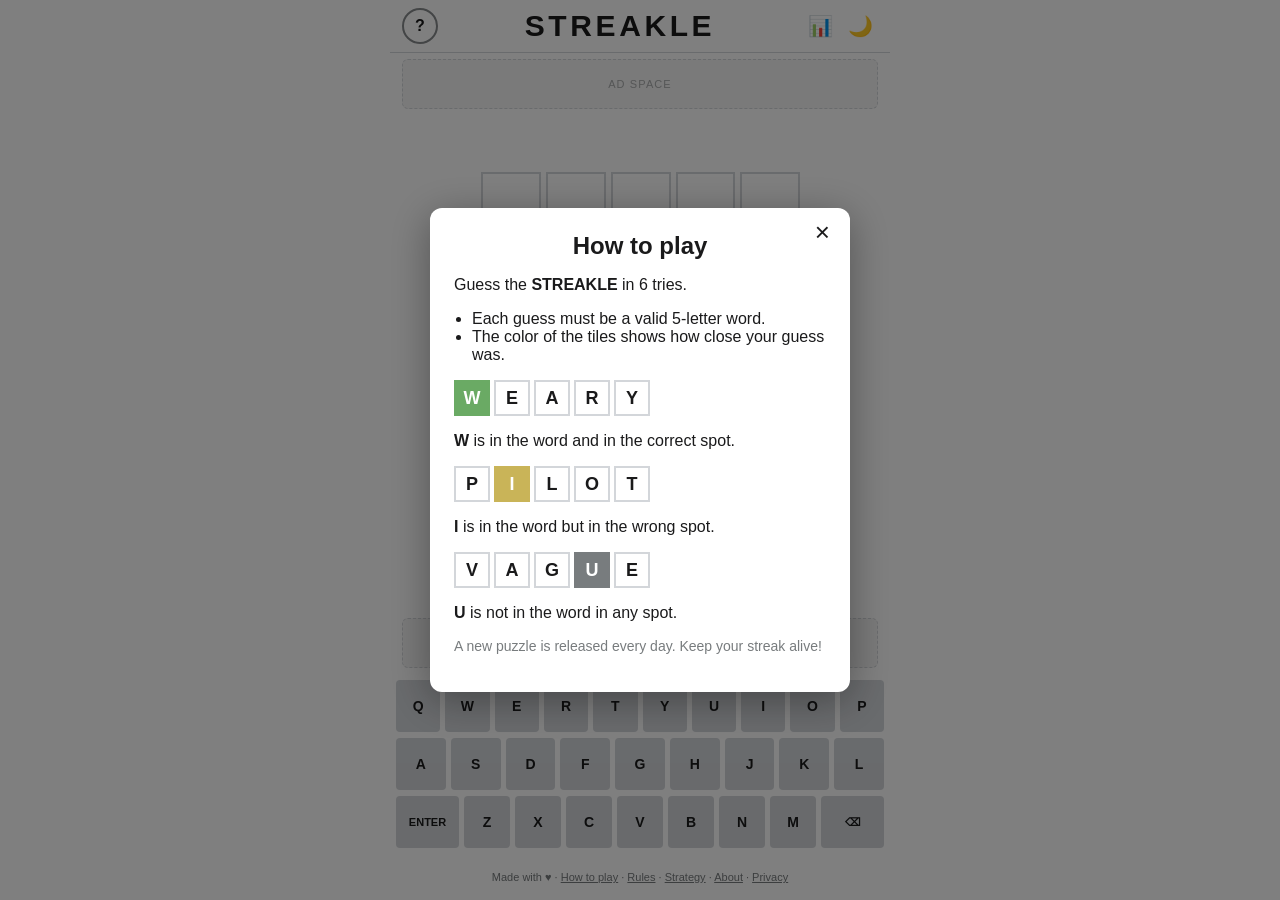
<file: index.html>
<!DOCTYPE html>
<html lang="en" data-theme="light">
<head>
  <meta charset="UTF-8" />
  <meta name="viewport" content="width=device-width, initial-scale=1.0, maximum-scale=1.0, user-scalable=no" />
  <meta name="theme-color" content="#6aaa64" />
  <title>Streakle — A new word puzzle every day</title>
  <meta name="description" content="Streakle is a free daily word puzzle. One new word every day — guess it in six tries, build your streak, and share your score." />
  <link rel="canonical" href="https://streakle.bytewise.live/" />

  <!-- Open Graph / social share cards: makes shared links look great = more click-throughs -->
  <meta property="og:title" content="Streakle — A new word puzzle every day" />
  <meta property="og:description" content="Can you solve today's word in six guesses? Build your streak and challenge your friends." />
  <meta property="og:type" content="website" />
  <meta property="og:url" content="https://streakle.bytewise.live/" />
  <meta property="og:image" content="https://streakle.bytewise.live/assets/og-image.png" />
  <meta property="og:image:width" content="1200" />
  <meta property="og:image:height" content="630" />
  <meta name="twitter:card" content="summary_large_image" />
  <meta name="twitter:title" content="Streakle — A new word puzzle every day" />
  <meta name="twitter:description" content="Can you solve today's word in six guesses? Build your streak and challenge your friends." />
  <meta name="twitter:image" content="https://streakle.bytewise.live/assets/og-image.png" />

  <link rel="manifest" href="manifest.webmanifest" />
  <link rel="icon" href="assets/icon.svg" type="image/svg+xml" />
  <link rel="stylesheet" href="styles.css" />

  <!-- Google AdSense -->
  <script async src="https://pagead2.googlesyndication.com/pagead/js/adsbygoogle.js?client=ca-pub-4400023475704778" crossorigin="anonymous"></script>

  <!-- Structured data: helps Google understand the site = richer search listings -->
  <script type="application/ld+json">
  {
    "@context": "https://schema.org",
    "@graph": [
      {
        "@type": "WebSite",
        "@id": "https://streakle.bytewise.live/#website",
        "url": "https://streakle.bytewise.live/",
        "name": "Streakle",
        "description": "A free daily five-letter word puzzle. Guess the word in six tries and build your streak.",
        "inLanguage": "en",
        "publisher": { "@id": "https://streakle.bytewise.live/#org" }
      },
      {
        "@type": "Organization",
        "@id": "https://streakle.bytewise.live/#org",
        "name": "Streakle",
        "url": "https://streakle.bytewise.live/",
        "logo": "https://streakle.bytewise.live/assets/icon.svg"
      },
      {
        "@type": "WebApplication",
        "name": "Streakle",
        "url": "https://streakle.bytewise.live/",
        "description": "Streakle is a free daily word puzzle. One new five-letter word every day — guess it in six tries, build your streak, and share your score.",
        "applicationCategory": "GameApplication",
        "operatingSystem": "Any (modern web browser)",
        "browserRequirements": "Requires JavaScript",
        "image": "https://streakle.bytewise.live/assets/og-image.png",
        "inLanguage": "en",
        "isAccessibleForFree": true,
        "offers": { "@type": "Offer", "price": "0", "priceCurrency": "USD" },
        "publisher": { "@id": "https://streakle.bytewise.live/#org" }
      }
    ]
  }
  </script>
</head>
<body>
  <header class="topbar">
    <button class="icon-btn" id="helpBtn" aria-label="How to play" title="How to play">?</button>
    <h1 class="brand">STREAKLE</h1>
    <div class="topbar-right">
      <button class="icon-btn" id="statsBtn" aria-label="Statistics" title="Statistics">📊</button>
      <button class="icon-btn" id="themeBtn" aria-label="Toggle theme" title="Toggle theme">🌙</button>
    </div>
  </header>

  <!-- Top ad slot. Once AdSense is approved: uncomment the <ins> unit and remove the placeholder <span>. -->
  <div class="ad-slot ad-top"><span>Ad space</span>
    <!--
    <ins class="adsbygoogle" style="display:block" data-ad-client="ca-pub-4400023475704778"
         data-ad-slot="0000000000" data-ad-format="auto" data-full-width-responsive="true"></ins>
    <script>(adsbygoogle = window.adsbygoogle || []).push({});</script>
    -->
  </div>

  <main>
    <div id="board" class="board" aria-label="Game board"></div>
  </main>

  <!-- Bottom ad slot. Once AdSense is approved: uncomment the <ins> unit and remove the placeholder <span>. -->
  <div class="ad-slot ad-bottom"><span>Ad space</span>
    <!--
    <ins class="adsbygoogle" style="display:block" data-ad-client="ca-pub-4400023475704778"
         data-ad-slot="0000000000" data-ad-format="auto" data-full-width-responsive="true"></ins>
    <script>(adsbygoogle = window.adsbygoogle || []).push({});</script>
    -->
  </div>

  <div id="keyboard" class="keyboard" aria-label="Keyboard"></div>

  <!-- Toast for transient messages -->
  <div id="toast" class="toast" role="status" aria-live="polite"></div>

  <!-- ============ How to play modal ============ -->
  <div class="modal-backdrop" id="helpModal" hidden>
    <div class="modal" role="dialog" aria-modal="true" aria-labelledby="helpTitle">
      <button class="modal-close" data-close="helpModal" aria-label="Close">×</button>
      <h2 id="helpTitle">How to play</h2>
      <p>Guess the <strong>STREAKLE</strong> in 6 tries.</p>
      <ul class="rules">
        <li>Each guess must be a valid 5-letter word.</li>
        <li>The color of the tiles shows how close your guess was.</li>
      </ul>
      <div class="examples">
        <div class="ex-row">
          <span class="tile correct sm">W</span><span class="tile sm">E</span><span class="tile sm">A</span><span class="tile sm">R</span><span class="tile sm">Y</span>
        </div>
        <p><strong>W</strong> is in the word and in the correct spot.</p>
        <div class="ex-row">
          <span class="tile sm">P</span><span class="tile present sm">I</span><span class="tile sm">L</span><span class="tile sm">O</span><span class="tile sm">T</span>
        </div>
        <p><strong>I</strong> is in the word but in the wrong spot.</p>
        <div class="ex-row">
          <span class="tile sm">V</span><span class="tile sm">A</span><span class="tile sm">G</span><span class="tile absent sm">U</span><span class="tile sm">E</span>
        </div>
        <p><strong>U</strong> is not in the word in any spot.</p>
      </div>
      <p class="muted">A new puzzle is released every day. Keep your streak alive!</p>
    </div>
  </div>

  <!-- ============ Stats modal ============ -->
  <div class="modal-backdrop" id="statsModal" hidden>
    <div class="modal" role="dialog" aria-modal="true" aria-labelledby="statsTitle">
      <button class="modal-close" data-close="statsModal" aria-label="Close">×</button>
      <h2 id="statsTitle">Statistics</h2>
      <div class="stats-grid">
        <div><span class="stat-num" id="statPlayed">0</span><span class="stat-label">Played</span></div>
        <div><span class="stat-num" id="statWinPct">0</span><span class="stat-label">Win %</span></div>
        <div><span class="stat-num" id="statStreak">0</span><span class="stat-label">Current<br>Streak</span></div>
        <div><span class="stat-num" id="statMaxStreak">0</span><span class="stat-label">Max<br>Streak</span></div>
      </div>
      <h3>Guess distribution</h3>
      <div class="dist" id="distChart"></div>

      <div class="result-actions">
        <div class="countdown-wrap">
          <span class="muted">Next Streakle</span>
          <span class="countdown" id="countdown">--:--:--</span>
        </div>
        <button class="share-btn" id="shareBtn">Share <span aria-hidden="true">↗</span></button>
      </div>
    </div>
  </div>

  <footer class="footer">
    <p>Made with ♥ &middot; <a href="#" id="footerHelp">How to play</a> &middot; <a href="how-to-play.html">Rules</a> &middot; <a href="strategy.html">Strategy</a> &middot; <a href="about.html">About</a> &middot; <a href="privacy.html">Privacy</a></p>
  </footer>

  <script src="words.js"></script>
  <script src="app.js"></script>
</body>
</html>
</file>
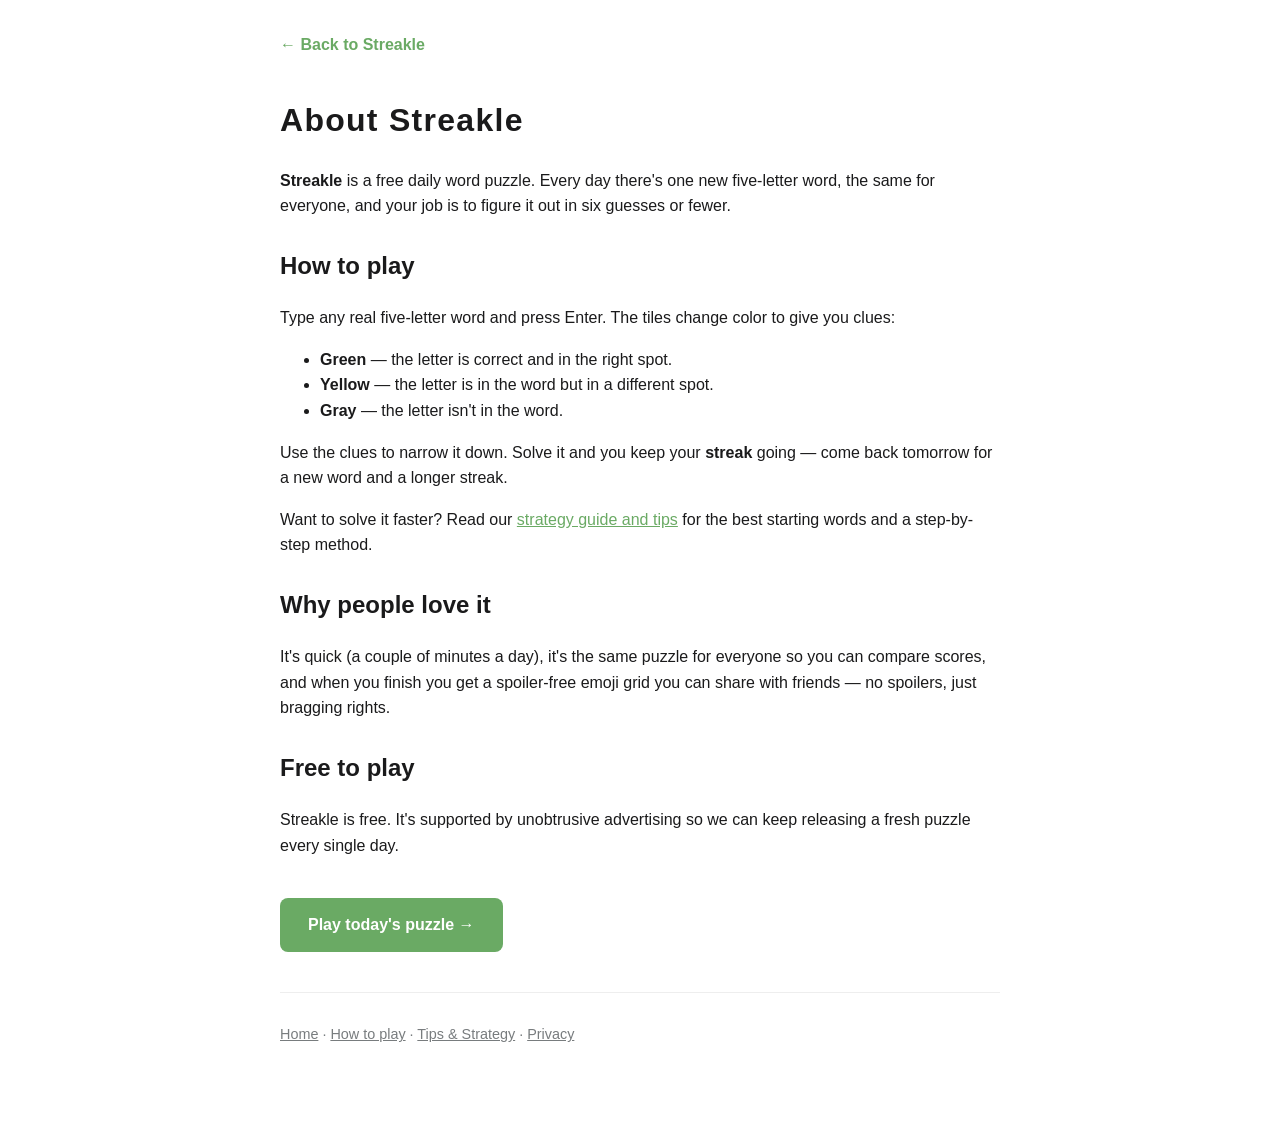
<file: about.html>
<!DOCTYPE html>
<html lang="en">
<head>
  <meta charset="UTF-8" />
  <meta name="viewport" content="width=device-width, initial-scale=1.0" />
  <title>About — Streakle</title>
  <meta name="description" content="About Streakle — a free daily word puzzle. One new word every day; guess it in six tries and keep your streak alive." />
  <link rel="canonical" href="https://streakle.bytewise.live/about.html" />
  <meta property="og:title" content="About Streakle" />
  <meta property="og:description" content="A free daily five-letter word puzzle. One new word every day — guess it in six tries and keep your streak alive." />
  <meta property="og:type" content="website" />
  <meta property="og:url" content="https://streakle.bytewise.live/about.html" />
  <meta property="og:image" content="https://streakle.bytewise.live/assets/og-image.png" />
  <meta name="twitter:card" content="summary_large_image" />
  <link rel="icon" href="assets/icon.svg" type="image/svg+xml" />
  <style>
    body { max-width: 720px; margin: 0 auto; padding: 32px 20px 64px; font-family: -apple-system, BlinkMacSystemFont, "Segoe UI", Roboto, Helvetica, Arial, sans-serif; line-height: 1.6; color: #1a1a1b; background: #fff; }
    h1 { letter-spacing: 0.04em; }
    a { color: #6aaa64; }
    .back { display: inline-block; margin-bottom: 16px; font-weight: 600; text-decoration: none; }
    h2 { margin-top: 28px; }
    .cta { display: inline-block; margin-top: 24px; background: #6aaa64; color: #fff; padding: 14px 28px; border-radius: 8px; font-weight: 700; text-decoration: none; }
  </style>
  <!-- Google AdSense -->
  <script async src="https://pagead2.googlesyndication.com/pagead/js/adsbygoogle.js?client=ca-pub-4400023475704778" crossorigin="anonymous"></script>
</head>
<body>
  <a class="back" href="./">← Back to Streakle</a>
  <h1>About Streakle</h1>

  <p><strong>Streakle</strong> is a free daily word puzzle. Every day there's one new five-letter word, the same for everyone, and your job is to figure it out in six guesses or fewer.</p>

  <h2>How to play</h2>
  <p>Type any real five-letter word and press Enter. The tiles change color to give you clues:</p>
  <ul>
    <li><strong>Green</strong> — the letter is correct and in the right spot.</li>
    <li><strong>Yellow</strong> — the letter is in the word but in a different spot.</li>
    <li><strong>Gray</strong> — the letter isn't in the word.</li>
  </ul>
  <p>Use the clues to narrow it down. Solve it and you keep your <strong>streak</strong> going — come back tomorrow for a new word and a longer streak.</p>

  <p>Want to solve it faster? Read our <a href="strategy.html">strategy guide and tips</a> for the best starting words and a step-by-step method.</p>

  <h2>Why people love it</h2>
  <p>It's quick (a couple of minutes a day), it's the same puzzle for everyone so you can compare scores, and when you finish you get a spoiler-free emoji grid you can share with friends — no spoilers, just bragging rights.</p>

  <h2>Free to play</h2>
  <p>Streakle is free. It's supported by unobtrusive advertising so we can keep releasing a fresh puzzle every single day.</p>

  <a class="cta" href="./">Play today's puzzle →</a>

  <footer style="margin-top:40px;padding-top:16px;border-top:1px solid #eee;font-size:0.9em;color:#787c7e;">
    <p><a href="./" style="color:#787c7e;">Home</a> &middot; <a href="how-to-play.html" style="color:#787c7e;">How to play</a> &middot; <a href="strategy.html" style="color:#787c7e;">Tips &amp; Strategy</a> &middot; <a href="privacy.html" style="color:#787c7e;">Privacy</a></p>
  </footer>
</body>
</html>
</file>
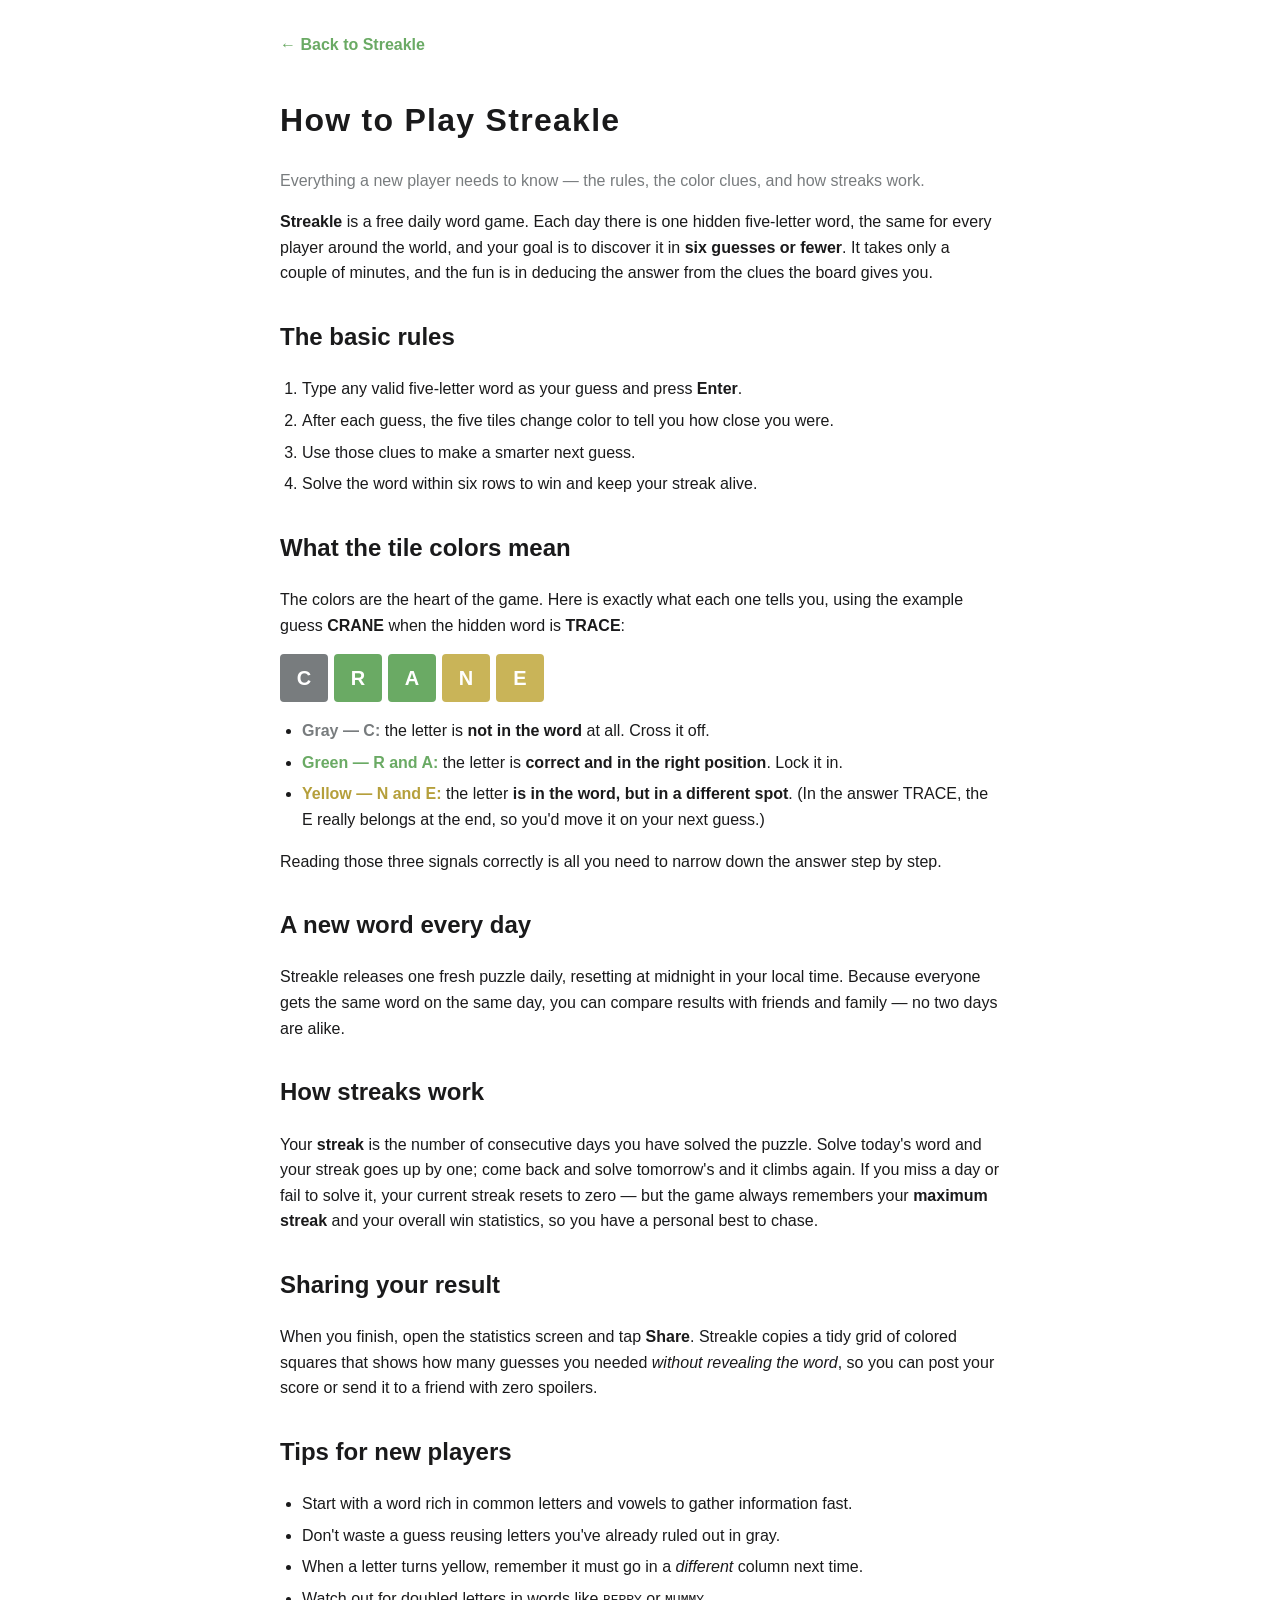
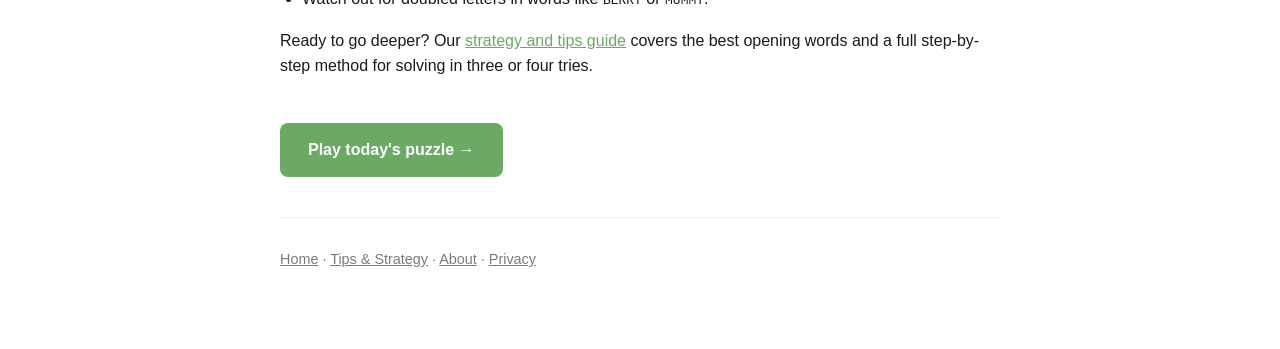
<file: how-to-play.html>
<!DOCTYPE html>
<html lang="en">
<head>
  <meta charset="UTF-8" />
  <meta name="viewport" content="width=device-width, initial-scale=1.0" />
  <title>How to Play Streakle — Rules of the Daily Word Game</title>
  <meta name="description" content="A complete guide to the rules of Streakle: how the six guesses work, what the green, yellow, and gray tiles mean, how streaks are counted, and how to share your result." />
  <link rel="canonical" href="https://streakle.bytewise.live/how-to-play.html" />
  <meta property="og:title" content="How to Play Streakle — Rules of the Daily Word Game" />
  <meta property="og:description" content="Learn the rules of Streakle: six guesses, color clues, daily words, and streaks — everything a new player needs to start winning." />
  <meta property="og:type" content="article" />
  <meta property="og:url" content="https://streakle.bytewise.live/how-to-play.html" />
  <meta property="og:image" content="https://streakle.bytewise.live/assets/og-image.png" />
  <meta name="twitter:card" content="summary_large_image" />
  <link rel="icon" href="assets/icon.svg" type="image/svg+xml" />
  <style>
    body { max-width: 720px; margin: 0 auto; padding: 32px 20px 64px; font-family: -apple-system, BlinkMacSystemFont, "Segoe UI", Roboto, Helvetica, Arial, sans-serif; line-height: 1.6; color: #1a1a1b; background: #fff; }
    h1 { letter-spacing: 0.04em; }
    a { color: #6aaa64; }
    .back { display: inline-block; margin-bottom: 16px; font-weight: 600; text-decoration: none; }
    h2 { margin-top: 32px; }
    h3 { margin-top: 22px; margin-bottom: 4px; }
    ul, ol { padding-left: 22px; }
    li { margin: 6px 0; }
    .tiles { display: flex; gap: 6px; margin: 14px 0; flex-wrap: wrap; }
    .tile { width: 44px; height: 44px; display: grid; place-items: center; font-weight: 700; font-size: 20px; text-transform: uppercase; border: 2px solid #d3d6da; border-radius: 4px; color: #1a1a1b; }
    .tile.correct { background: #6aaa64; border-color: #6aaa64; color: #fff; }
    .tile.present { background: #c9b458; border-color: #c9b458; color: #fff; }
    .tile.absent { background: #787c7e; border-color: #787c7e; color: #fff; }
    .cta { display: inline-block; margin-top: 28px; background: #6aaa64; color: #fff; padding: 14px 28px; border-radius: 8px; font-weight: 700; text-decoration: none; }
    .muted { color: #787c7e; }
    footer { margin-top: 40px; padding-top: 16px; border-top: 1px solid #eee; font-size: 0.9em; color: #787c7e; }
    footer a { color: #787c7e; }
  </style>
  <!-- Google AdSense -->
  <script async src="https://pagead2.googlesyndication.com/pagead/js/adsbygoogle.js?client=ca-pub-4400023475704778" crossorigin="anonymous"></script>
</head>
<body>
  <a class="back" href="./">← Back to Streakle</a>
  <h1>How to Play Streakle</h1>
  <p class="muted">Everything a new player needs to know — the rules, the color clues, and how streaks work.</p>

  <p><strong>Streakle</strong> is a free daily word game. Each day there is one hidden five-letter word, the same for every player around the world, and your goal is to discover it in <strong>six guesses or fewer</strong>. It takes only a couple of minutes, and the fun is in deducing the answer from the clues the board gives you.</p>

  <h2>The basic rules</h2>
  <ol>
    <li>Type any valid five-letter word as your guess and press <strong>Enter</strong>.</li>
    <li>After each guess, the five tiles change color to tell you how close you were.</li>
    <li>Use those clues to make a smarter next guess.</li>
    <li>Solve the word within six rows to win and keep your streak alive.</li>
  </ol>

  <h2>What the tile colors mean</h2>
  <p>The colors are the heart of the game. Here is exactly what each one tells you, using the example guess <strong>CRANE</strong> when the hidden word is <strong>TRACE</strong>:</p>

  <div class="tiles">
    <span class="tile absent">C</span>
    <span class="tile correct">R</span>
    <span class="tile correct">A</span>
    <span class="tile present">N</span>
    <span class="tile present">E</span>
  </div>

  <ul>
    <li><strong class="muted">Gray — C:</strong> the letter is <strong>not in the word</strong> at all. Cross it off.</li>
    <li><strong style="color:#6aaa64;">Green — R and A:</strong> the letter is <strong>correct and in the right position</strong>. Lock it in.</li>
    <li><strong style="color:#b59f3b;">Yellow — N and E:</strong> the letter <strong>is in the word, but in a different spot</strong>. (In the answer TRACE, the E really belongs at the end, so you'd move it on your next guess.)</li>
  </ul>

  <p>Reading those three signals correctly is all you need to narrow down the answer step by step.</p>

  <h2>A new word every day</h2>
  <p>Streakle releases one fresh puzzle daily, resetting at midnight in your local time. Because everyone gets the same word on the same day, you can compare results with friends and family — no two days are alike.</p>

  <h2>How streaks work</h2>
  <p>Your <strong>streak</strong> is the number of consecutive days you have solved the puzzle. Solve today's word and your streak goes up by one; come back and solve tomorrow's and it climbs again. If you miss a day or fail to solve it, your current streak resets to zero — but the game always remembers your <strong>maximum streak</strong> and your overall win statistics, so you have a personal best to chase.</p>

  <h2>Sharing your result</h2>
  <p>When you finish, open the statistics screen and tap <strong>Share</strong>. Streakle copies a tidy grid of colored squares that shows how many guesses you needed <em>without revealing the word</em>, so you can post your score or send it to a friend with zero spoilers.</p>

  <h2>Tips for new players</h2>
  <ul>
    <li>Start with a word rich in common letters and vowels to gather information fast.</li>
    <li>Don't waste a guess reusing letters you've already ruled out in gray.</li>
    <li>When a letter turns yellow, remember it must go in a <em>different</em> column next time.</li>
    <li>Watch out for doubled letters in words like <code>BERRY</code> or <code>MUMMY</code>.</li>
  </ul>
  <p>Ready to go deeper? Our <a href="strategy.html">strategy and tips guide</a> covers the best opening words and a full step-by-step method for solving in three or four tries.</p>

  <a class="cta" href="./">Play today's puzzle →</a>

  <footer>
    <p><a href="./">Home</a> &middot; <a href="strategy.html">Tips &amp; Strategy</a> &middot; <a href="about.html">About</a> &middot; <a href="privacy.html">Privacy</a></p>
  </footer>
</body>
</html>
</file>
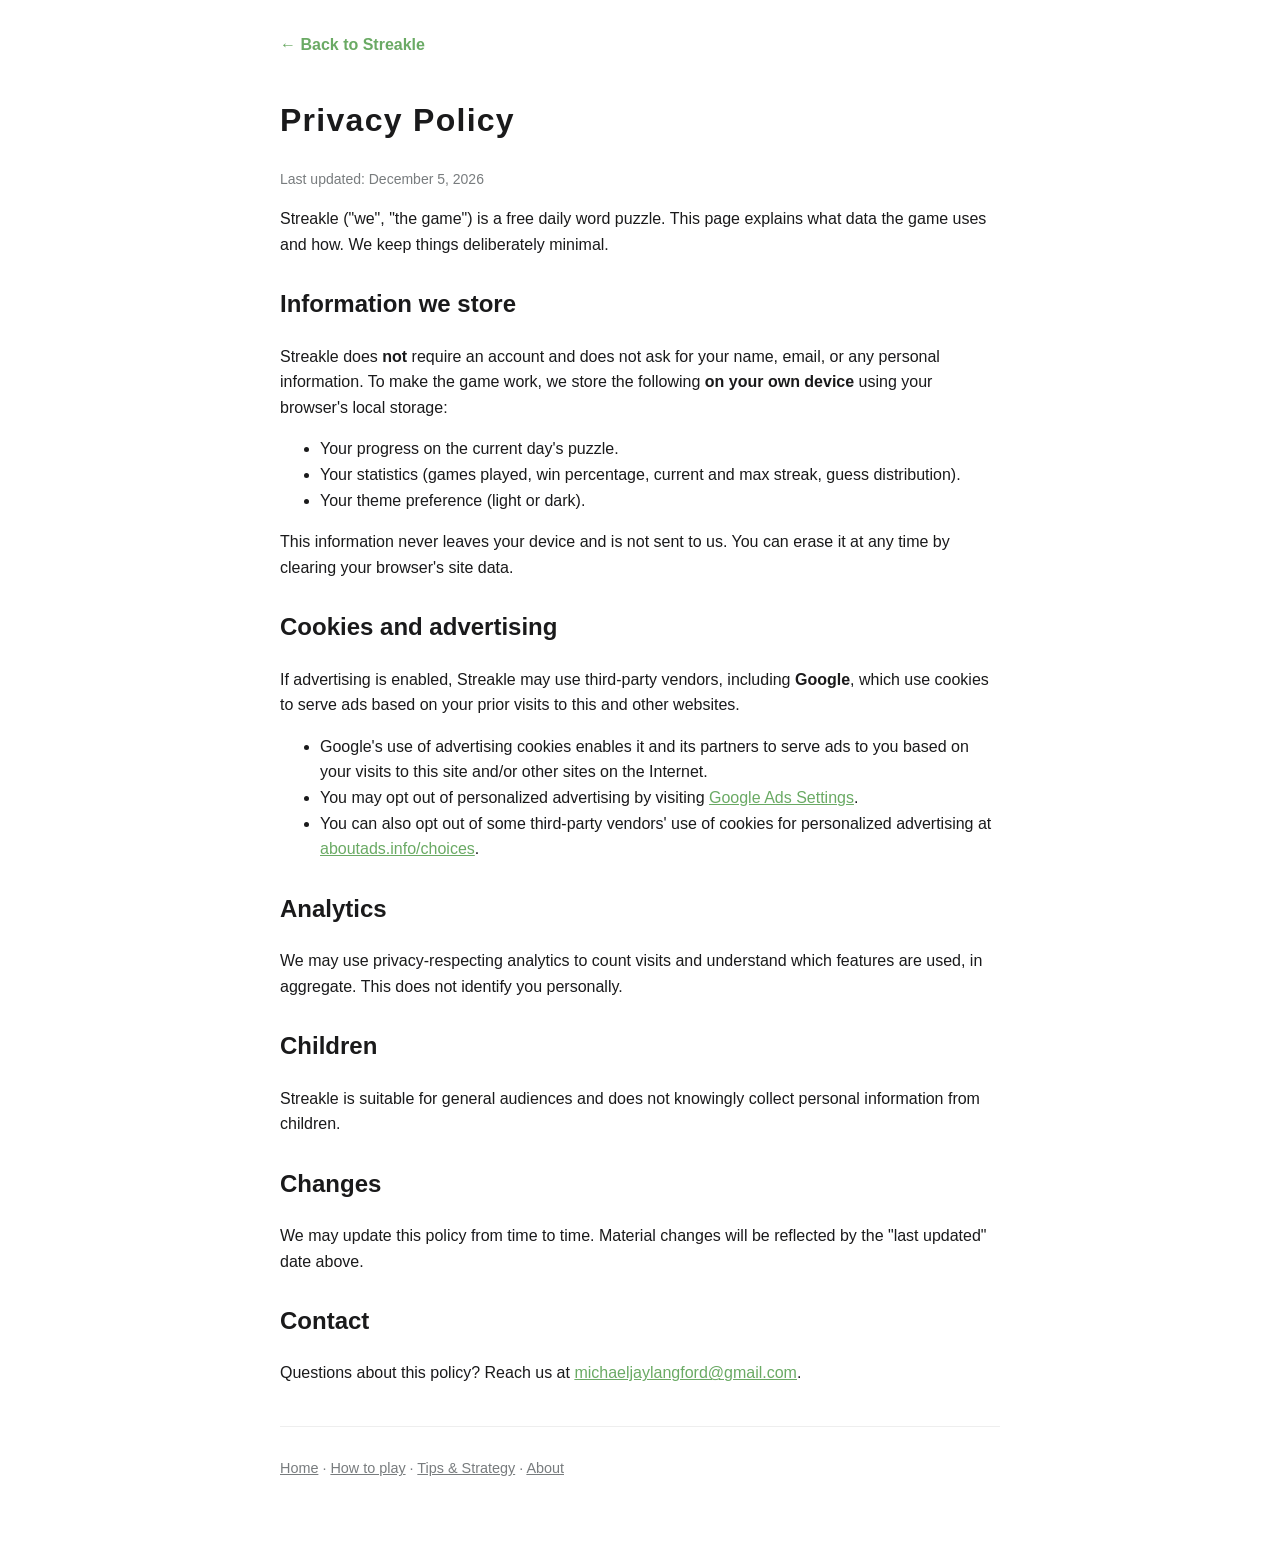
<file: privacy.html>
<!DOCTYPE html>
<html lang="en">
<head>
  <meta charset="UTF-8" />
  <meta name="viewport" content="width=device-width, initial-scale=1.0" />
  <title>Privacy Policy — Streakle</title>
  <meta name="description" content="Privacy policy for Streakle, the free daily word puzzle. What data is stored on your device, how advertising cookies work, and how to opt out." />
  <link rel="canonical" href="https://streakle.bytewise.live/privacy.html" />
  <meta property="og:title" content="Privacy Policy — Streakle" />
  <meta property="og:description" content="What data Streakle stores on your device, how advertising cookies work, and how to opt out." />
  <meta property="og:type" content="website" />
  <meta property="og:url" content="https://streakle.bytewise.live/privacy.html" />
  <link rel="icon" href="assets/icon.svg" type="image/svg+xml" />
  <style>
    body { max-width: 720px; margin: 0 auto; padding: 32px 20px 64px; font-family: -apple-system, BlinkMacSystemFont, "Segoe UI", Roboto, Helvetica, Arial, sans-serif; line-height: 1.6; color: #1a1a1b; background: #fff; }
    h1 { letter-spacing: 0.04em; }
    a { color: #6aaa64; }
    .back { display: inline-block; margin-bottom: 16px; font-weight: 600; text-decoration: none; }
    h2 { margin-top: 28px; }
    .muted { color: #787c7e; font-size: 14px; }
  </style>
  <!-- Google AdSense -->
  <script async src="https://pagead2.googlesyndication.com/pagead/js/adsbygoogle.js?client=ca-pub-4400023475704778" crossorigin="anonymous"></script>
</head>
<body>
  <a class="back" href="./">← Back to Streakle</a>
  <h1>Privacy Policy</h1>
  <p class="muted">Last updated: <span id="updated"></span></p>

  <p>Streakle ("we", "the game") is a free daily word puzzle. This page explains what data the game uses and how. We keep things deliberately minimal.</p>

  <h2>Information we store</h2>
  <p>Streakle does <strong>not</strong> require an account and does not ask for your name, email, or any personal information. To make the game work, we store the following <strong>on your own device</strong> using your browser's local storage:</p>
  <ul>
    <li>Your progress on the current day's puzzle.</li>
    <li>Your statistics (games played, win percentage, current and max streak, guess distribution).</li>
    <li>Your theme preference (light or dark).</li>
  </ul>
  <p>This information never leaves your device and is not sent to us. You can erase it at any time by clearing your browser's site data.</p>

  <h2>Cookies and advertising</h2>
  <p>If advertising is enabled, Streakle may use third-party vendors, including <strong>Google</strong>, which use cookies to serve ads based on your prior visits to this and other websites.</p>
  <ul>
    <li>Google's use of advertising cookies enables it and its partners to serve ads to you based on your visits to this site and/or other sites on the Internet.</li>
    <li>You may opt out of personalized advertising by visiting <a href="https://www.google.com/settings/ads" target="_blank" rel="noopener">Google Ads Settings</a>.</li>
    <li>You can also opt out of some third-party vendors' use of cookies for personalized advertising at <a href="https://www.aboutads.info/choices/" target="_blank" rel="noopener">aboutads.info/choices</a>.</li>
  </ul>

  <h2>Analytics</h2>
  <p>We may use privacy-respecting analytics to count visits and understand which features are used, in aggregate. This does not identify you personally.</p>

  <h2>Children</h2>
  <p>Streakle is suitable for general audiences and does not knowingly collect personal information from children.</p>

  <h2>Changes</h2>
  <p>We may update this policy from time to time. Material changes will be reflected by the "last updated" date above.</p>

  <h2>Contact</h2>
  <p>Questions about this policy? Reach us at <a href="mailto:michaeljaylangford@gmail.com">michaeljaylangford@gmail.com</a>.</p>

  <footer style="margin-top:40px;padding-top:16px;border-top:1px solid #eee;font-size:0.9em;color:#787c7e;">
    <p><a href="./" style="color:#787c7e;">Home</a> &middot; <a href="how-to-play.html" style="color:#787c7e;">How to play</a> &middot; <a href="strategy.html" style="color:#787c7e;">Tips &amp; Strategy</a> &middot; <a href="about.html" style="color:#787c7e;">About</a></p>
  </footer>

  <script>
    document.getElementById("updated").textContent =
      new Date().toLocaleDateString(undefined, { year: "numeric", month: "long", day: "numeric" });
  </script>
</body>
</html>
</file>
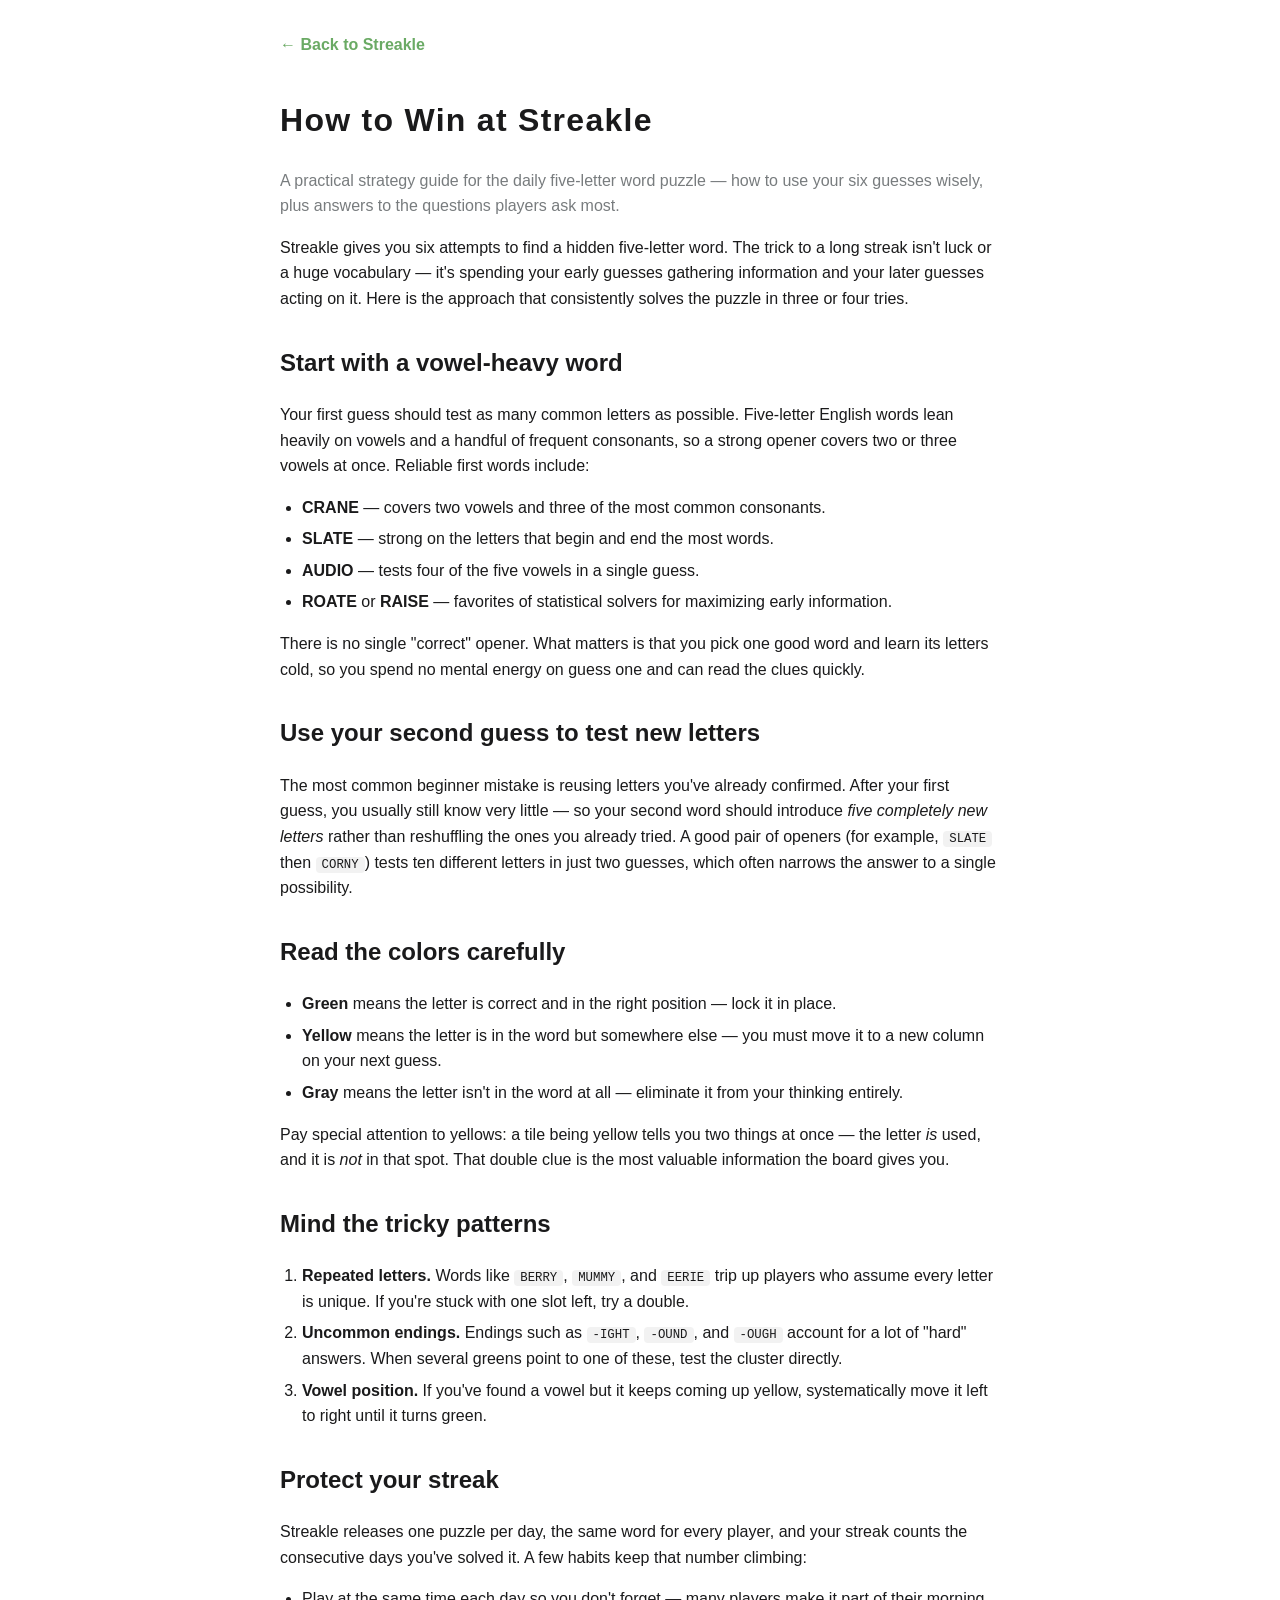
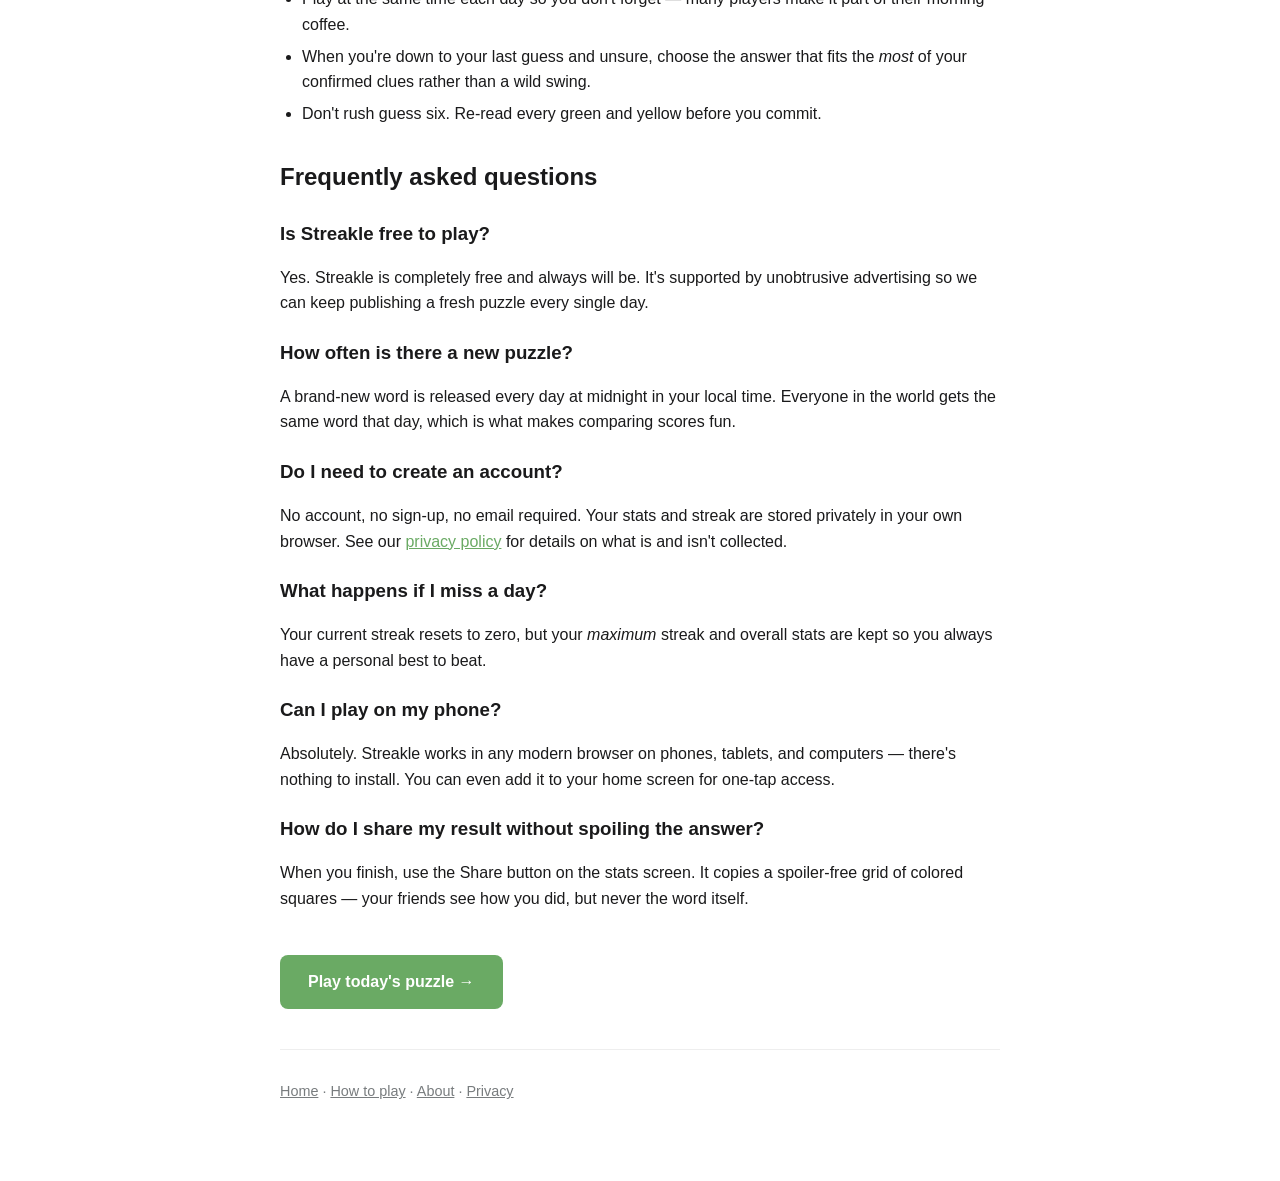
<file: strategy.html>
<!DOCTYPE html>
<html lang="en">
<head>
  <meta charset="UTF-8" />
  <meta name="viewport" content="width=device-width, initial-scale=1.0" />
  <title>How to Win at Streakle — Strategy, Tips &amp; FAQ</title>
  <meta name="description" content="A practical guide to solving the daily Streakle word puzzle: the best starting words, a step-by-step strategy for green and yellow tiles, common mistakes, and answers to frequently asked questions." />
  <link rel="canonical" href="https://streakle.bytewise.live/strategy.html" />
  <meta property="og:title" content="How to Win at Streakle — Strategy, Tips &amp; FAQ" />
  <meta property="og:description" content="The best starting words and a step-by-step method to solve the daily Streakle word puzzle, plus answers to frequently asked questions." />
  <meta property="og:type" content="article" />
  <meta property="og:url" content="https://streakle.bytewise.live/strategy.html" />
  <meta property="og:image" content="https://streakle.bytewise.live/assets/og-image.png" />
  <meta name="twitter:card" content="summary_large_image" />
  <link rel="icon" href="assets/icon.svg" type="image/svg+xml" />
  <style>
    body { max-width: 720px; margin: 0 auto; padding: 32px 20px 64px; font-family: -apple-system, BlinkMacSystemFont, "Segoe UI", Roboto, Helvetica, Arial, sans-serif; line-height: 1.6; color: #1a1a1b; background: #fff; }
    h1 { letter-spacing: 0.04em; }
    a { color: #6aaa64; }
    .back { display: inline-block; margin-bottom: 16px; font-weight: 600; text-decoration: none; }
    h2 { margin-top: 32px; }
    h3 { margin-top: 22px; margin-bottom: 4px; }
    ul, ol { padding-left: 22px; }
    li { margin: 6px 0; }
    code { background: #f2f2f2; padding: 1px 6px; border-radius: 4px; font-size: 0.95em; }
    .cta { display: inline-block; margin-top: 28px; background: #6aaa64; color: #fff; padding: 14px 28px; border-radius: 8px; font-weight: 700; text-decoration: none; }
    .muted { color: #787c7e; }
    footer { margin-top: 40px; padding-top: 16px; border-top: 1px solid #eee; font-size: 0.9em; color: #787c7e; }
    footer a { color: #787c7e; }
  </style>
  <!-- Google AdSense -->
  <script async src="https://pagead2.googlesyndication.com/pagead/js/adsbygoogle.js?client=ca-pub-4400023475704778" crossorigin="anonymous"></script>

  <!-- FAQ structured data: eligible for rich Q&A results in Google search -->
  <script type="application/ld+json">
  {
    "@context": "https://schema.org",
    "@type": "FAQPage",
    "mainEntity": [
      {
        "@type": "Question",
        "name": "Is Streakle free to play?",
        "acceptedAnswer": { "@type": "Answer", "text": "Yes. Streakle is completely free and always will be. It's supported by unobtrusive advertising so we can keep publishing a fresh puzzle every single day." }
      },
      {
        "@type": "Question",
        "name": "How often is there a new puzzle?",
        "acceptedAnswer": { "@type": "Answer", "text": "A brand-new word is released every day at midnight in your local time. Everyone in the world gets the same word that day, which is what makes comparing scores fun." }
      },
      {
        "@type": "Question",
        "name": "Do I need to create an account?",
        "acceptedAnswer": { "@type": "Answer", "text": "No account, no sign-up, and no email required. Your stats and streak are stored privately in your own browser." }
      },
      {
        "@type": "Question",
        "name": "What happens if I miss a day?",
        "acceptedAnswer": { "@type": "Answer", "text": "Your current streak resets to zero, but your maximum streak and overall stats are kept so you always have a personal best to beat." }
      },
      {
        "@type": "Question",
        "name": "Can I play Streakle on my phone?",
        "acceptedAnswer": { "@type": "Answer", "text": "Yes. Streakle works in any modern browser on phones, tablets, and computers — there's nothing to install, and you can add it to your home screen for one-tap access." }
      },
      {
        "@type": "Question",
        "name": "How do I share my result without spoiling the answer?",
        "acceptedAnswer": { "@type": "Answer", "text": "When you finish, use the Share button on the stats screen. It copies a spoiler-free grid of colored squares so friends see how you did but never the word itself." }
      }
    ]
  }
  </script>
</head>
<body>
  <a class="back" href="./">← Back to Streakle</a>
  <h1>How to Win at Streakle</h1>
  <p class="muted">A practical strategy guide for the daily five-letter word puzzle — how to use your six guesses wisely, plus answers to the questions players ask most.</p>

  <p>Streakle gives you six attempts to find a hidden five-letter word. The trick to a long streak isn't luck or a huge vocabulary — it's spending your early guesses gathering information and your later guesses acting on it. Here is the approach that consistently solves the puzzle in three or four tries.</p>

  <h2>Start with a vowel-heavy word</h2>
  <p>Your first guess should test as many common letters as possible. Five-letter English words lean heavily on vowels and a handful of frequent consonants, so a strong opener covers two or three vowels at once. Reliable first words include:</p>
  <ul>
    <li><strong>CRANE</strong> — covers two vowels and three of the most common consonants.</li>
    <li><strong>SLATE</strong> — strong on the letters that begin and end the most words.</li>
    <li><strong>AUDIO</strong> — tests four of the five vowels in a single guess.</li>
    <li><strong>ROATE</strong> or <strong>RAISE</strong> — favorites of statistical solvers for maximizing early information.</li>
  </ul>
  <p>There is no single "correct" opener. What matters is that you pick one good word and learn its letters cold, so you spend no mental energy on guess one and can read the clues quickly.</p>

  <h2>Use your second guess to test new letters</h2>
  <p>The most common beginner mistake is reusing letters you've already confirmed. After your first guess, you usually still know very little — so your second word should introduce <em>five completely new letters</em> rather than reshuffling the ones you already tried. A good pair of openers (for example, <code>SLATE</code> then <code>CORNY</code>) tests ten different letters in just two guesses, which often narrows the answer to a single possibility.</p>

  <h2>Read the colors carefully</h2>
  <ul>
    <li><strong>Green</strong> means the letter is correct and in the right position — lock it in place.</li>
    <li><strong>Yellow</strong> means the letter is in the word but somewhere else — you must move it to a new column on your next guess.</li>
    <li><strong>Gray</strong> means the letter isn't in the word at all — eliminate it from your thinking entirely.</li>
  </ul>
  <p>Pay special attention to yellows: a tile being yellow tells you two things at once — the letter <em>is</em> used, and it is <em>not</em> in that spot. That double clue is the most valuable information the board gives you.</p>

  <h2>Mind the tricky patterns</h2>
  <ol>
    <li><strong>Repeated letters.</strong> Words like <code>BERRY</code>, <code>MUMMY</code>, and <code>EERIE</code> trip up players who assume every letter is unique. If you're stuck with one slot left, try a double.</li>
    <li><strong>Uncommon endings.</strong> Endings such as <code>-IGHT</code>, <code>-OUND</code>, and <code>-OUGH</code> account for a lot of "hard" answers. When several greens point to one of these, test the cluster directly.</li>
    <li><strong>Vowel position.</strong> If you've found a vowel but it keeps coming up yellow, systematically move it left to right until it turns green.</li>
  </ol>

  <h2>Protect your streak</h2>
  <p>Streakle releases one puzzle per day, the same word for every player, and your streak counts the consecutive days you've solved it. A few habits keep that number climbing:</p>
  <ul>
    <li>Play at the same time each day so you don't forget — many players make it part of their morning coffee.</li>
    <li>When you're down to your last guess and unsure, choose the answer that fits the <em>most</em> of your confirmed clues rather than a wild swing.</li>
    <li>Don't rush guess six. Re-read every green and yellow before you commit.</li>
  </ul>

  <h2 id="faq">Frequently asked questions</h2>

  <h3>Is Streakle free to play?</h3>
  <p>Yes. Streakle is completely free and always will be. It's supported by unobtrusive advertising so we can keep publishing a fresh puzzle every single day.</p>

  <h3>How often is there a new puzzle?</h3>
  <p>A brand-new word is released every day at midnight in your local time. Everyone in the world gets the same word that day, which is what makes comparing scores fun.</p>

  <h3>Do I need to create an account?</h3>
  <p>No account, no sign-up, no email required. Your stats and streak are stored privately in your own browser. See our <a href="privacy.html">privacy policy</a> for details on what is and isn't collected.</p>

  <h3>What happens if I miss a day?</h3>
  <p>Your current streak resets to zero, but your <em>maximum</em> streak and overall stats are kept so you always have a personal best to beat.</p>

  <h3>Can I play on my phone?</h3>
  <p>Absolutely. Streakle works in any modern browser on phones, tablets, and computers — there's nothing to install. You can even add it to your home screen for one-tap access.</p>

  <h3>How do I share my result without spoiling the answer?</h3>
  <p>When you finish, use the Share button on the stats screen. It copies a spoiler-free grid of colored squares — your friends see how you did, but never the word itself.</p>

  <a class="cta" href="./">Play today's puzzle →</a>

  <footer>
    <p><a href="./">Home</a> &middot; <a href="how-to-play.html">How to play</a> &middot; <a href="about.html">About</a> &middot; <a href="privacy.html">Privacy</a></p>
  </footer>
</body>
</html>
</file>
<file: styles.css>
/* Streakle — styles. Mobile-first, responsive, light/dark themes. */

:root {
  --bg: #ffffff;
  --fg: #1a1a1b;
  --muted: #787c7e;
  --border: #d3d6da;
  --border-strong: #878a8c;
  --key-bg: #d3d6da;
  --key-fg: #1a1a1b;
  --tile-empty-border: #d3d6da;
  --tile-active-border: #878a8c;
  --correct: #6aaa64;
  --present: #c9b458;
  --absent: #787c7e;
  --modal-bg: #ffffff;
  --backdrop: rgba(0, 0, 0, 0.5);
  --ad-bg: #f4f4f4;
  --accent: #6aaa64;
}

html[data-theme="dark"] {
  --bg: #121213;
  --fg: #ffffff;
  --muted: #818384;
  --border: #3a3a3c;
  --border-strong: #565758;
  --key-bg: #818384;
  --key-fg: #ffffff;
  --tile-empty-border: #3a3a3c;
  --tile-active-border: #565758;
  --correct: #538d4e;
  --present: #b59f3b;
  --absent: #3a3a3c;
  --modal-bg: #1e1e1f;
  --backdrop: rgba(0, 0, 0, 0.7);
  --ad-bg: #1e1e1f;
  --accent: #538d4e;
}

* { box-sizing: border-box; -webkit-tap-highlight-color: transparent; }

html, body {
  margin: 0;
  height: 100%;
  background: var(--bg);
  color: var(--fg);
  font-family: -apple-system, BlinkMacSystemFont, "Segoe UI", Roboto, Helvetica, Arial, sans-serif;
  overflow: hidden;
}

body {
  display: flex;
  flex-direction: column;
  height: 100dvh;
  max-width: 500px;
  margin: 0 auto;
}

/* ---------- Top bar ---------- */
.topbar {
  display: flex;
  align-items: center;
  justify-content: space-between;
  padding: 8px 12px;
  border-bottom: 1px solid var(--border);
}
.brand {
  font-weight: 800;
  font-size: clamp(22px, 6vw, 30px);
  letter-spacing: 0.12em;
  margin: 0;
  text-align: center;
  flex: 1;
}
.topbar-right { display: flex; gap: 4px; }
.icon-btn {
  background: none;
  border: none;
  color: var(--fg);
  font-size: 20px;
  cursor: pointer;
  width: 36px;
  height: 36px;
  border-radius: 50%;
  display: grid;
  place-items: center;
}
.icon-btn:hover { background: var(--ad-bg); }
#helpBtn { font-weight: 700; border: 2px solid var(--border-strong); font-size: 16px; }

/* ---------- Ad slots ---------- */
.ad-slot {
  background: var(--ad-bg);
  color: var(--muted);
  display: grid;
  place-items: center;
  font-size: 11px;
  letter-spacing: 0.1em;
  text-transform: uppercase;
  border: 1px dashed var(--border);
  margin: 6px 12px;
  border-radius: 6px;
  min-height: 50px;
  flex-shrink: 0;
}
.ad-slot span { opacity: 0.6; }

/* ---------- Board ---------- */
main {
  flex: 1;
  display: grid;
  place-items: center;
  overflow: hidden;
  padding: 4px;
}
.board {
  display: grid;
  grid-template-rows: repeat(6, 1fr);
  gap: 5px;
  padding: 6px;
  width: min(330px, 88vw);
  aspect-ratio: 5 / 6;
}
.row {
  display: grid;
  grid-template-columns: repeat(5, 1fr);
  gap: 5px;
}
.tile {
  display: grid;
  place-items: center;
  font-weight: 700;
  font-size: clamp(20px, 7vw, 32px);
  text-transform: uppercase;
  border: 2px solid var(--tile-empty-border);
  color: var(--fg);
  user-select: none;
  aspect-ratio: 1;
}
.tile.filled { border-color: var(--tile-active-border); animation: pop 100ms ease; }
.tile.correct { background: var(--correct); border-color: var(--correct); color: #fff; }
.tile.present { background: var(--present); border-color: var(--present); color: #fff; }
.tile.absent  { background: var(--absent);  border-color: var(--absent);  color: #fff; }

.tile.reveal { animation: flip 500ms ease forwards; }
.row.shake { animation: shake 500ms; }
.row.win .tile { animation: bounce 600ms; }

@keyframes pop { from { transform: scale(0.9); } to { transform: scale(1); } }
@keyframes flip {
  0% { transform: rotateX(0); }
  50% { transform: rotateX(-90deg); }
  100% { transform: rotateX(0); }
}
@keyframes shake {
  0%,100% { transform: translateX(0); }
  20%,60% { transform: translateX(-6px); }
  40%,80% { transform: translateX(6px); }
}
@keyframes bounce {
  0%,100% { transform: translateY(0); }
  40% { transform: translateY(-18px); }
  60% { transform: translateY(-8px); }
}

/* ---------- Keyboard ---------- */
.keyboard {
  display: flex;
  flex-direction: column;
  gap: 6px;
  padding: 6px 6px max(8px, env(safe-area-inset-bottom));
  flex-shrink: 0;
}
.kb-row { display: flex; gap: 5px; justify-content: center; }
.key {
  flex: 1;
  min-width: 0;
  height: 52px;
  border: none;
  border-radius: 4px;
  background: var(--key-bg);
  color: var(--key-fg);
  font-weight: 700;
  font-size: 14px;
  text-transform: uppercase;
  cursor: pointer;
  display: grid;
  place-items: center;
  transition: background 120ms;
}
.key.wide { flex: 1.5; font-size: 11px; }
.key:active { opacity: 0.7; }
.key.correct { background: var(--correct); color: #fff; }
.key.present { background: var(--present); color: #fff; }
.key.absent  { background: var(--absent);  color: #fff; }

/* ---------- Toast ---------- */
.toast {
  position: fixed;
  top: 70px;
  left: 50%;
  transform: translateX(-50%);
  background: var(--fg);
  color: var(--bg);
  padding: 12px 18px;
  border-radius: 6px;
  font-weight: 600;
  font-size: 14px;
  opacity: 0;
  pointer-events: none;
  transition: opacity 150ms;
  z-index: 100;
  white-space: nowrap;
}
.toast.show { opacity: 1; }

/* ---------- Modals ---------- */
.modal-backdrop {
  position: fixed;
  inset: 0;
  background: var(--backdrop);
  display: grid;
  place-items: center;
  z-index: 200;
  padding: 16px;
}
.modal-backdrop[hidden] { display: none; }
.modal {
  background: var(--modal-bg);
  color: var(--fg);
  border-radius: 12px;
  padding: 24px;
  width: min(420px, 100%);
  max-height: 88dvh;
  overflow-y: auto;
  position: relative;
  box-shadow: 0 8px 40px rgba(0,0,0,0.35);
}
.modal h2 { margin: 0 0 12px; text-align: center; }
.modal-close {
  position: absolute;
  top: 10px;
  right: 14px;
  background: none;
  border: none;
  font-size: 26px;
  color: var(--fg);
  cursor: pointer;
  line-height: 1;
}
.rules { padding-left: 18px; }
.muted { color: var(--muted); font-size: 14px; }
.examples .ex-row { display: flex; gap: 4px; margin: 12px 0 4px; }
.tile.sm { width: 36px; height: 36px; font-size: 18px; border-width: 2px; aspect-ratio: auto; }

/* ---------- Stats ---------- */
.stats-grid {
  display: grid;
  grid-template-columns: repeat(4, 1fr);
  gap: 6px;
  text-align: center;
  margin-bottom: 16px;
}
.stat-num { font-size: 30px; font-weight: 700; display: block; }
.stat-label { font-size: 11px; line-height: 1.1; display: block; }
.dist { display: flex; flex-direction: column; gap: 4px; margin: 8px 0 18px; }
.dist-row { display: flex; align-items: center; gap: 6px; font-size: 13px; }
.dist-label { width: 12px; text-align: right; }
.dist-bar {
  background: var(--absent);
  color: #fff;
  text-align: right;
  padding: 2px 6px;
  min-width: 22px;
  font-weight: 700;
  border-radius: 2px;
}
.dist-bar.current { background: var(--correct); }

.result-actions {
  display: flex;
  align-items: center;
  justify-content: space-between;
  border-top: 1px solid var(--border);
  padding-top: 16px;
}
.countdown-wrap { display: flex; flex-direction: column; text-align: center; }
.countdown { font-size: 26px; font-weight: 700; font-variant-numeric: tabular-nums; }
.share-btn {
  background: var(--accent);
  color: #fff;
  border: none;
  border-radius: 6px;
  padding: 14px 28px;
  font-size: 18px;
  font-weight: 700;
  text-transform: uppercase;
  cursor: pointer;
  display: flex;
  align-items: center;
  gap: 8px;
}
.share-btn:active { opacity: 0.85; }

/* ---------- Footer ---------- */
.footer {
  text-align: center;
  font-size: 11px;
  color: var(--muted);
  padding: 4px 0 6px;
  flex-shrink: 0;
}
.footer a { color: var(--muted); }

@media (max-height: 680px) {
  .ad-slot { min-height: 40px; }
  .key { height: 46px; }
}
</file>
